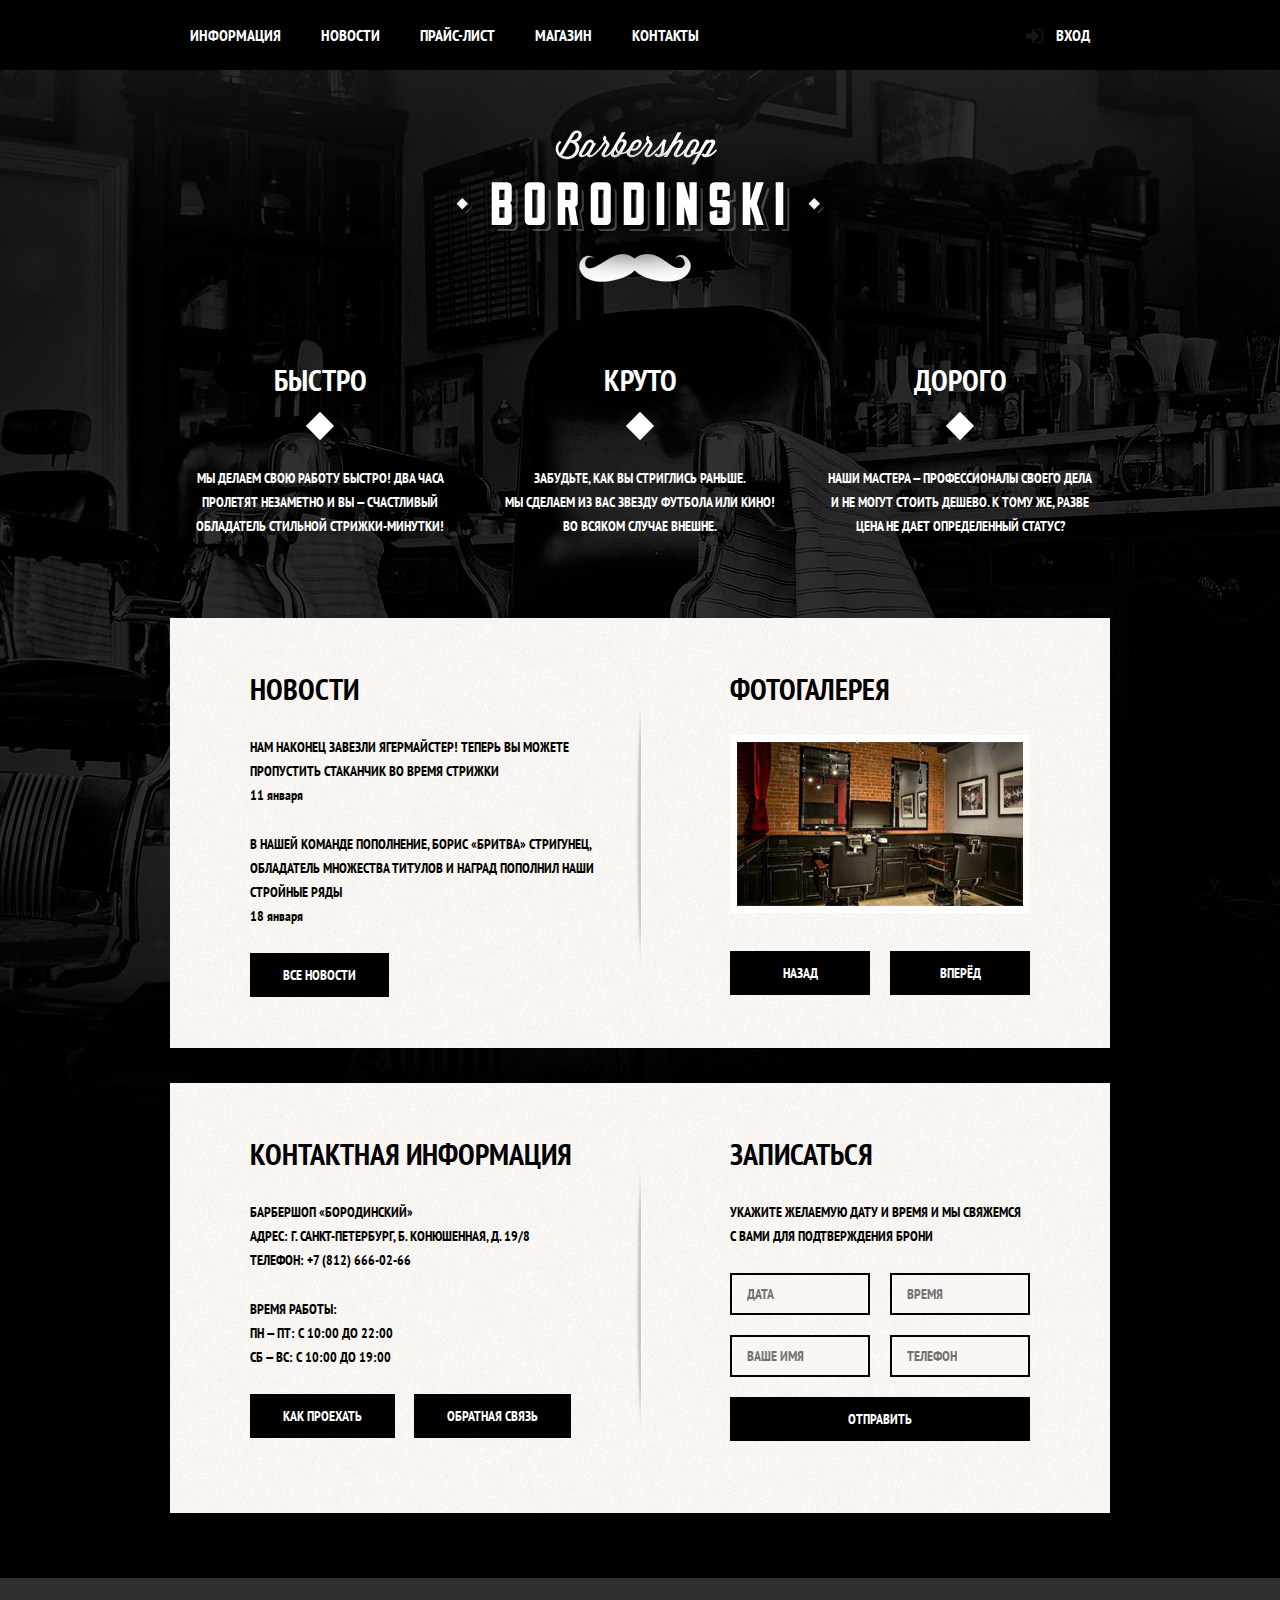
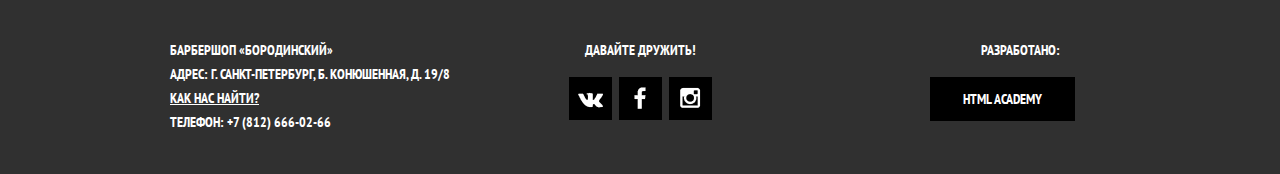
<file: index.html>
<!DOCTYPE html>
<html lang="ru">
  <head>
    <meta charset="utf-8">
    <title>Барбершоп «Бородинский»</title>
    <link rel="stylesheet" href="https://fonts.googleapis.com/css?family=PT+Sans+Narrow:400,700&amp;subset=latin,cyrillic">
    <link rel="stylesheet" href="css/normalize.css">
    <link rel="stylesheet" type="text/css" href="css/style.css">
  </head>
  <body>
    <header class="main-header">
      <div class="container clearfix">
        <nav class="main-navigation">
          <ul>
            <li>
              <a href="#">Информация</a>
            </li>
            <li>
              <a href="#">Новости</a>
            </li>
            <li>
              <a href="price.html">Прайс-лист</a>
            </li>
            <li>
              <a href="#">Магазин</a>
            </li>
            <li>
              <a href="#">Контакты</a>
            </li>
          </ul>
        </nav>
        <div class="user-block">
          <a class="login" href="#">Вход</a>
        </div>
      </div>
    </header>
    <main class="container">
      <div class="index-logo">
        <img src="img/borodinsky-logo.png" width="368" height="204" alt="Барбершоп «Бородинский»">
      </div>
      <section class="features clearfix">
        <div class="features-item">
          <b class="features-name">Быстро</b>
          <p>Мы делаем свою работу быстро! Два часа пролетят незаметно и вы — счастливый обладатель стильной стрижки-минутки!</p>
        </div>
        <div class="features-item">
          <b class="features-name">Круто</b>
          <p>Забудьте, как вы стриглись раньше. Мы сделаем из вас звезду футбола или кино! Во всяком случае внешне.</p>
        </div>
        <div class="features-item">
          <b class="features-name">Дорого</b>
          <p>Наши мастера — профессионалы своего дела и не могут стоить дешево. К тому же, разве цена не дает определенный статус?</p>
        </div>
      </section>
      <div class="index-content clearfix">
        <div class="index-content-left">
          <h2 class="index-content-title">Новости</h2>
          <ul class="news-preview">
            <li>
              <p>Нам наконец завезли Ягермайстер! Теперь вы можете пропустить стаканчик во время стрижки</p>
              <time datetime="2016-01-11">11 января</time>
            </li>
            <li>
              <p>В нашей команде пополнение, Борис «Бритва» Стригунец, обладатель множества титулов и наград пополнил наши стройные ряды</p>
              <time datetime="2016-01-18">18 января</time>
            </li>
          </ul>
          <a class="btn" href="#">Все новости</a>
        </div>
        <div class="index-content-right">
          <h2 class="index-content-title">Фотогалерея</h2>
          <div class="gallery">
            <figure class="gallery-content">
              <img src="img/photo-1.jpg" width="286" height="164" alt="">
            </figure>
            <button class="btn gallery-prev" type="button">Назад</button>
            <button class="btn gallery-next" type="button">Вперёд</button>
          </div>
        </div>
      </div>
      <div class="index-content clearfix">
        <div class="index-content-left">
          <h2 class="index-content-title">Контактная информация</h2>
          <p>
            Барбершоп «Бородинский»<br>
            Адрес: г. Санкт-Петербург, Б. Конюшенная, д. 19/8<br>
            Телефон: +7 (812) 666-02-66
          </p>
          <p>
            Время работы:<br>
            пн — пт: с 10:00 до 22:00<br>
            сб — вс: с 10:00 до 19:00
          </p>
          <a class="btn js-open-map" href="#">Как проехать</a>
          <a class="btn" href="#">Обратная связь</a>
        </div>
        <div class="index-content-right">
          <h2 class="index-content-title">Записаться</h2>
          <p>Укажите желаемую дату и время и мы свяжемся с вами для подтверждения брони</p>
          <form class="appointment-form" action="https://echo.htmlacademy.ru" method="post">
            <input type="text" name="date" value="" placeholder="Дата">
            <input type="text" name="time" value="" placeholder="Время">
            <input type="text" name="name" value="" placeholder="Ваше имя">
            <input type="tel" name="phone" value="" placeholder="Телефон">
            <button class="btn" type="submit">Отправить</button>
          </form>
        </div>
      </div>
    </main>
    <footer class="main-footer">
      <div class="container clearfix">
        <section class="footer-contacts">
          Барбершоп «Бородинский»<br>
          Адрес: г. Санкт-Петербург, Б. Конюшенная, д. 19/8<br>
          <a href="#">Как нас найти?</a><br>
          Телефон: +7 (812) 666-02-66
        </section>
        <section class="footer-social">
          <p>Давайте дружить!</p>
          <a class="social-btn social-btn-vk" href="#">Вконтакте</a>
          <a class="social-btn social-btn-fb" href="#">Фейсбук</a>
          <a class="social-btn social-btn-inst" href="#">Инстаграм</a>
        </section>
        <section class="footer-copyright">
          <p>Разработано:</p>
          <a class="btn" href="https://htmlacademy.ru">HTML Academy</a>
        </section>
      </div>
    </footer>
    <div class="modal-content">
      <button class="modal-content-close" type="button" title="Закрыть"></button>
      <h2 class="modal-content-title">Личный кабинет</h2>
      <p class="login-description">Введите свой логин и пароль</p>
      <form class="login-form" action="https://echo.htmlacademy.ru" method="post">  
          <input class="icon-user" type="text" id="user-name" name="login" placeholder="Логин">
          
          <input class="icon-password" type="password" id="password" name="password" placeholder="Пароль">
          <label class="login-checkbox">
            <input type="checkbox" name="remember">
            <span class="checkbox-indicator"></span>
          Запомните меня
          </label>
          <a href="#" class="restore">Я забыл пароль!</a>
          <button type="submit" class="btn">Войти</button>
        </form>
      </div>
      <div class="modal-content-map">
      <button class="modal-content-close" type="button" title="Закрыть">Закрыть</button>
      <iframe src="https://www.google.com/maps/embed?pb=!1m18!1m12!1m3!1d1998.6037999040354!2d30.322010416394033!3d59.938716271971415!2m3!1f0!2f0!3f0!3m2!1i1024!2i768!4f13.1!3m3!1m2!1s0x4696310fca5ba729%3A0xea9c53d4493c879f!2sBolshaya+Konyushennaya+ul.%2C+19%2C+Sankt-Peterburg%2C+Russia%2C+191186!5e0!3m2!1sen!2s!4v1441888483426" width="766" height="561" frameborder="0" style="border:0" allowfullscreen></iframe>
      <div id="yandex-map"></div>
      </div>
      <script>
        var link = document.querySelector(".login");

        var popup = document.querySelector(".modal-content");

        var close = popup.querySelector(".modal-content-close");

        var form = popup.querySelector("form");

        var login = popup.querySelector("[name=login]");

        var password = popup.querySelector("[name=password]");

        var storage = localStorage.getItem("login");

        link.addEventListener("click", function (event) {
          event.preventDefault();
          popup.classList.add("modal-content-show");

          if (storage) {
            login.value = storage;
          } else {
            login.focus();
          }

          login.focus();
        });
        
        close.addEventListener("click", function (event) {
          event.preventDefault();
          popup.classList.remove("modal-content-show"); 
          popup.classList.remove("modal-error");
        });

        form.addEventListener("submit", function (event) {
          if (!login.value || !password.value) {

            event.preventDefault();
            popup.classList.remove("modal-error");
            popup.offsetWidth = popup.offsetWidth;
            popup.classList.add("modal-error");
          } else {
            localStorage.setItem("login", login.value);
          }
        });

        window.addEventListener("keydown", function(event) {
          if (event.keyCode === 27) {
            if (popup.classList.contains("modal-content-show")) {
              popup.classList.remove("modal-content-show");
              popup.classList.remove("modal-error");
            }
          }
        });

        var mapOpen = document.querySelector(".js-open-map");

        var mapPopup = document.querySelector(".modal-content-map");

        var mapClose = mapPopup.querySelector(".modal-content-close");

        mapOpen.addEventListener("click", function(event) {
          event.preventDefault();
          mapPopup.classList.add("modal-content-show");
        });

        mapClose.addEventListener("click", function(event) {
          event.preventDefault();
          mapPopup.classList.remove("modal-content-show");
        });

        window.addEventListener("keydown", function(event) {
          if (event.keyCode === 27) {
            if (mapPopup.classList.contains("modal-content-show")) {
              mapPopup.classList.remove("modal-content-show");
            }
          }
        });
      </script>
    </body>
  </html>
</file>
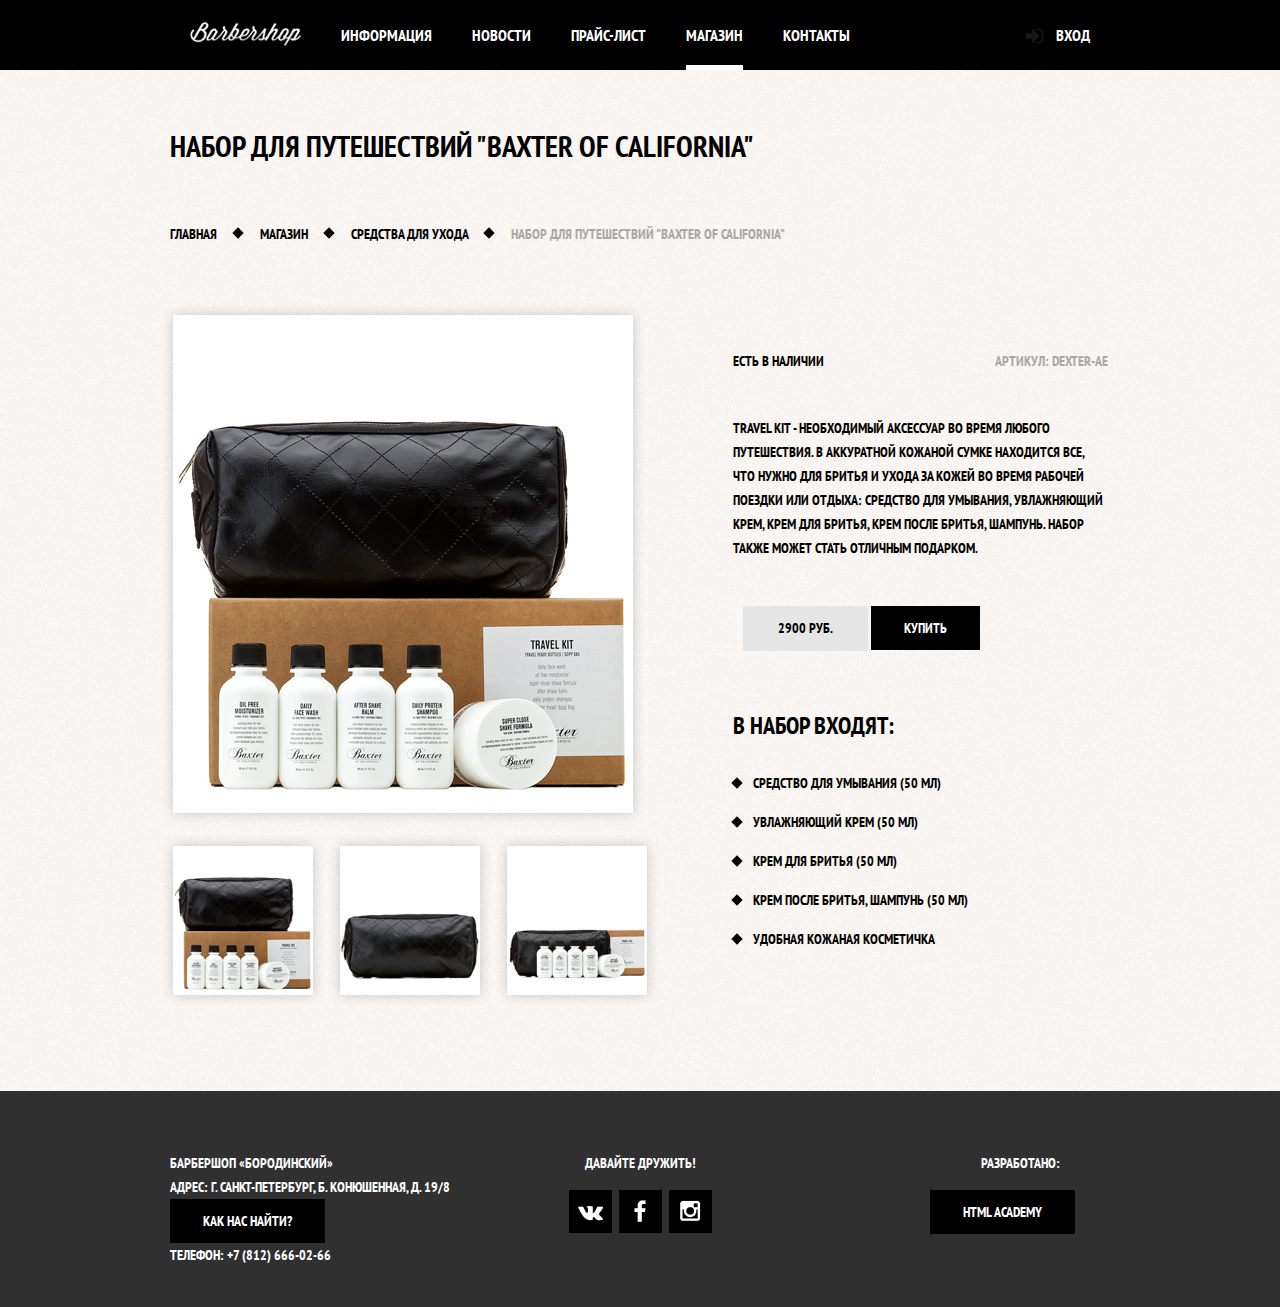
<file: item.html>
<!DOCTYPE html>
<html lang="ru">
  <head>
    <meta charset="utf-8">
    <title>Барбершоп «Бородинский»</title>
    <link rel="stylesheet" href="https://fonts.googleapis.com/css?family=PT+Sans+Narrow:400,700&amp;subset=latin,cyrillic">
    <link rel="stylesheet" href="css/normalize.css">
    <link rel="stylesheet" type="text/css" href="css/style.css">
  </head>
  <body class="inner-page">
    <header class="main-header">
      <div class="container clearfix">
        <nav class="main-navigation">
          <a class="logo-inner" href="index.html">
            <img src="img/inner-logo.png" width="111" height="24" alt="Барбершоп «Бородинский»">
          </a>
          <ul>
            <li>
              <a href="#">Информация</a>
            </li>
            <li>
               <a href="#">Новости</a>
            </li>
            <li>
              <a href="price.html">Прайс-лист</a>
            </li>
            <li class="active">
              <a href="shop.html">Магазин</a>
            </li>
            <li>
              <a href="index.html#contacts">Контакты</a>
            </li>
          </ul>
        </nav>
        <div class="user-block">
          <a class="login" href="#">Вход</a>
        </div> 
      </div>
    </header>
    <main class="container">
      <div class="inner-page-title">
        <h1>Набор для путешествий "Baxter of California"</h1>
      </div>
        <ul class="breadcrumbs">
          <li>
            <a href="index.html">Главная</a>
          </li>
          <li>
            <a href="shop.html">Магазин</a>
          </li>
          <li>
            <a href="#">Средства для ухода</a>
          </li>
          <li class="current">Набор для путешествий "Baxter of California"</li>
        </ul>
        </ul>
        <div class="index-content-inner clearfix">
          <div class="index-content-inner-left">
            <img class="item-pic big-pic" src="img/pic-item-1.png" alt="Набор для путешествий Baxter-1" width="486" height="524">
            <img class="item-pic small-pic" src="img/pic-item-2.png" alt="Набор для путешествий Baxter-2" width="166" height="175">
            <img class="item-pic small-pic" src="img/pic-item-3.png" alt="Набор для путешествий Baxter-3" width="166" height="175">
            <img class="item-pic small-pic" src="img/pic-item-4.png" alt="Набор для путешествий Baxter-4" width="166" height="175">
          </div>
          <div class="index-content-inner-right">
            <div class="inner-content">
            <span class="item-availability">Есть в наличии</span>
            <span class="item-article">Артикул: DEXTER-AE</span>
            <section class="item-description">
              <p>Travel kit - необходимый аксессуар во время любого путешествия.
              В аккуратной кожаной сумке находится все, что нужно для бритья и ухода
              за кожей во время рабочей поездки или отдыха: средство для умывания,
              увлажняющий крем, крем для бритья, крем после бритья, шампунь.
              Набор также может стать отличным подарком.
              </p>
            </section>
            <div class="item-price">
              <span class="price-field">2900 руб.</span>
              <a href="#" class="btn">Купить</a>
            </div>
            <h2>В набор входят:</h2>
            <ul class="custom-list-1">
              <li>Средство для умывания (50 мл)</li>
              <li>Увлажняющий крем (50 мл)</li>
              <li>Крем для бритья (50 мл)</li>
              <li>Крем после бритья, шампунь (50 мл)</li>
              <li>Удобная кожаная косметичка</li>
            </ul>
           </div>
          </div>
          </main>
      <footer class="main-footer">
      <div class="container clearfix">
        <section class="footer-contacts">
          Барбершоп «Бородинский»<br>
          Адрес: г. Санкт-Петербург, Б. Конюшенная, д. 19/8<br>
          <a class="btn js-open-map" href="#">Как нас найти?</a><br>
          Телефон: +7 (812) 666-02-66
        </section>
        <section class="footer-social">
          <p>Давайте дружить!</p>
          <a class="social-btn social-btn-vk" href="#">Вконтакте</a>
          <a class="social-btn social-btn-fb" href="#">Фейсбук</a>
          <a class="social-btn social-btn-inst" href="#">Инстаграм</a>
        </section>
        <section class="footer-copyright">
          <p>Разработано:</p>
          <a class="btn" href="https://htmlacademy.ru">HTML Academy</a>
        </section>
      </div>
    </footer>
    <div class="modal-content">
      <button class="modal-content-close" type="button" title="Закрыть"></button>
      <h2 class="modal-content-title">Личный кабинет</h2>
      <p class="login-description">Введите свой логин и пароль</p>
      <form class="login-form" action="https://echo.htmlacademy.ru" method="post">  
          <input class="icon-user" type="text" id="user-name" name="login" placeholder="Логин">
          
          <input class="icon-password" type="password" id="password" name="password" placeholder="Пароль">
          <label class="login-checkbox">
            <input type="checkbox" name="remember">
            <span class="checkbox-indicator"></span>
          Запомните меня
          </label>
          <a href="#" class="restore">Я забыл пароль!</a>
          <button type="submit" class="btn">Войти</button>
        </form>
      </div>
      <div class="modal-content-map">
      <button class="modal-content-close" type="button" title="Закрыть">Закрыть</button>
      <iframe src="https://www.google.com/maps/embed?pb=!1m18!1m12!1m3!1d1998.6037999040354!2d30.322010416394033!3d59.938716271971415!2m3!1f0!2f0!3f0!3m2!1i1024!2i768!4f13.1!3m3!1m2!1s0x4696310fca5ba729%3A0xea9c53d4493c879f!2sBolshaya+Konyushennaya+ul.%2C+19%2C+Sankt-Peterburg%2C+Russia%2C+191186!5e0!3m2!1sen!2s!4v1441888483426" width="766" height="561" frameborder="0" style="border:0" allowfullscreen></iframe>
      <div id="yandex-map"></div>
      </div>
      <script>
        var link = document.querySelector(".login");

        var popup = document.querySelector(".modal-content");

        var close = popup.querySelector(".modal-content-close");

        var form = popup.querySelector("form");

        var login = popup.querySelector("[name=login]");

        var password = popup.querySelector("[name=password]");

        var storage = localStorage.getItem("login");

        link.addEventListener("click", function (event) {
          event.preventDefault();
          popup.classList.add("modal-content-show");

          if (storage) {
            login.value = storage;
          } else {
            login.focus();
          }

          login.focus();
        });
        
        close.addEventListener("click", function (event) {
          event.preventDefault();
          popup.classList.remove("modal-content-show"); 
          popup.classList.remove("modal-error");
        });

        form.addEventListener("submit", function (event) {
          if (!login.value || !password.value) {

            event.preventDefault();
            popup.classList.remove("modal-error");
            popup.offsetWidth = popup.offsetWidth;
            popup.classList.add("modal-error");
          } else {
            localStorage.setItem("login", login.value);
          }
        });

        window.addEventListener("keydown", function(event) {
          if (event.keyCode === 27) {
            if (popup.classList.contains("modal-content-show")) {
              popup.classList.remove("modal-content-show");
              popup.classList.remove("modal-error");
            }
          }
        });

        var mapOpen = document.querySelector(".js-open-map");

        var mapPopup = document.querySelector(".modal-content-map");

        var mapClose = mapPopup.querySelector(".modal-content-close");

        mapOpen.addEventListener("click", function(event) {
          event.preventDefault();
          mapPopup.classList.add("modal-content-show");
        });

        mapClose.addEventListener("click", function(event) {
          event.preventDefault();
          mapPopup.classList.remove("modal-content-show");
        });

        window.addEventListener("keydown", function(event) {
          if (event.keyCode === 27) {
            if (mapPopup.classList.contains("modal-content-show")) {
              mapPopup.classList.remove("modal-content-show");
            }
          }
        });
      </script>
    </body>
  </html>
</file>
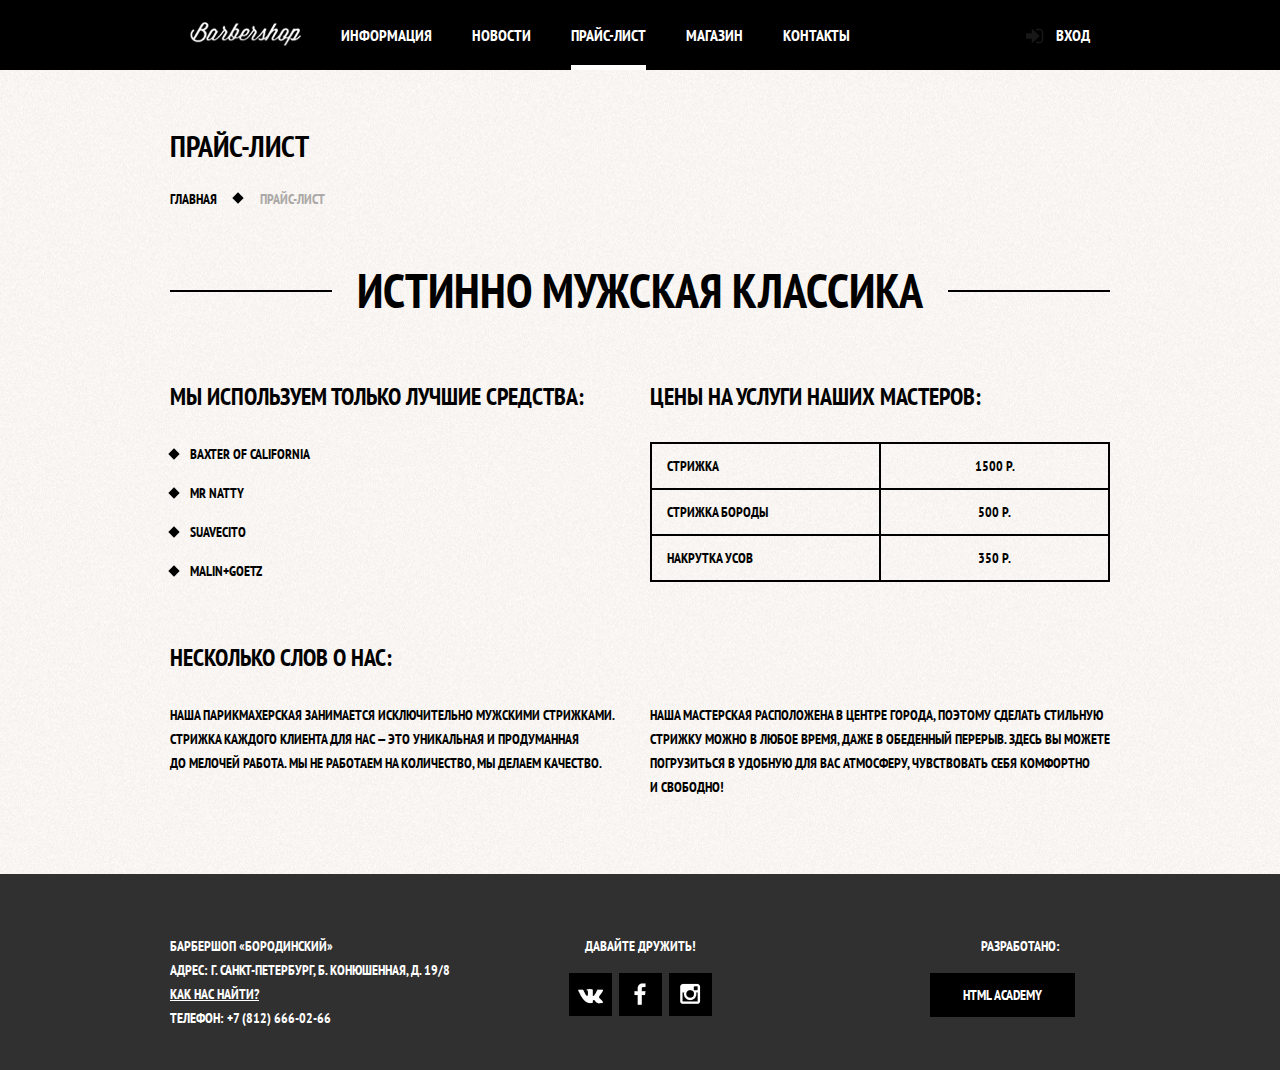
<file: price.html>
<!DOCTYPE html>
<html lang="ru">
  <head>
    <meta charset="utf-8">
    <title>Барбершоп «Бородинский»</title>
    <link rel="stylesheet" href="https://fonts.googleapis.com/css?family=PT+Sans+Narrow:400,700&amp;subset=latin,cyrillic">
    <link rel="stylesheet" href="css/normalize.css">
    <link rel="stylesheet" type="text/css" href="css/style.css">
  </head>
  <body class="inner-page">
    <header class="main-header">
      <div class="container clearfix">
        <nav class="main-navigation">
          <a class="logo-inner" href="index.html">
            <img src="img/inner-logo.png" width="111" height="24" alt="Барбершоп «Бородинский»">
          </a>
          <ul>
            <li>
              <a href="#">Информация</a>
            </li>
            <li>
              <a href="#">Новости</a>
            </li>
            <li class="active">
              <span>Прайс-лист</span>
            </li>
            <li>
              <a href="shop.html">Магазин</a>
            </li>
            <li>
              <a href="index.html#contacts">Контакты</a>
            </li>
          </ul>
        </nav>
        <div class="user-block">
          <a class="login" href="#">Вход</a>
        </div>
      </div>
    </header>
    <main class="container">
      <div class="inner-page-title">
        <h1>Прайс-лист</h1>
        <ul class="breadcrumbs">
          <li>
            <a href="index.html">Главная</a>
          </li>
          <li class="current">Прайс-лист</li>
        </ul>
      </div>
      <div class="inner-content">
        <div class="big-heading">
          <h2>Истинно мужская классика</h2>
        </div>
        <div class="inner-columns clearfix">
          <div class="inner-column-left">
            <h2>Мы используем только лучшие средства:</h2>
            <ul class="custom-list-1">
              <li>Baxter of California</li>
              <li>Mr Natty</li>
              <li>Suavecito</li>
              <li>Malin+Goetz</li>
            </ul>
          </div>
          <div class="inner-column-right">    
            <h2>Цены на услуги наших мастеров:</h2>
            <table class="prices-table">
              <tr>
                <td>Стрижка</td>
                <td>1500 р.</td>
              </tr>
              <tr>
                <td>Стрижка бороды</td>
                <td>500 р.</td>
              </tr>
              <tr>
                <td>Накрутка усов</td>
                <td>350 р.</td>
              </tr>
            </table> 
          </div>
        </div>
        <div class="inner-columns clearfix"> 
          <h2>Несколько слов о нас:</h2>
          <div class="inner-column-left">
            <p>Наша парикмахерская занимается исключительно мужскими стрижками. Стрижка каждого клиента для нас — это уникальная и продуманная до мелочей работа. Мы не работаем на количество, мы делаем качество.</p>
          </div>
          <div class="inner-column-right">
            <p>Наша мастерская расположена в центре города, поэтому сделать стильную стрижку можно в любое время, даже в обеденный перерыв. Здесь вы можете погрузиться в удобную для вас атмосферу, чувствовать себя комфортно и свободно!</p>
          </div>
        </div>
      </main>
      <footer class="main-footer">
      <div class="container clearfix">
        <section class="footer-contacts">
          Барбершоп «Бородинский»<br>
          Адрес: г. Санкт-Петербург, Б. Конюшенная, д. 19/8<br>
          <a href="#">Как нас найти?</a><br>
          Телефон: +7 (812) 666-02-66
        </section>
        <section class="footer-social">
          <p>Давайте дружить!</p>
          <a class="social-btn social-btn-vk" href="#">Вконтакте</a>
          <a class="social-btn social-btn-fb" href="#">Фейсбук</a>
          <a class="social-btn social-btn-inst" href="#">Инстаграм</a>
        </section>
        <section class="footer-copyright">
          <p>Разработано:</p>
          <a class="btn" href="https://htmlacademy.ru">HTML Academy</a>
        </section>
      </div>
    </footer>
  </body>
</html>
</file>
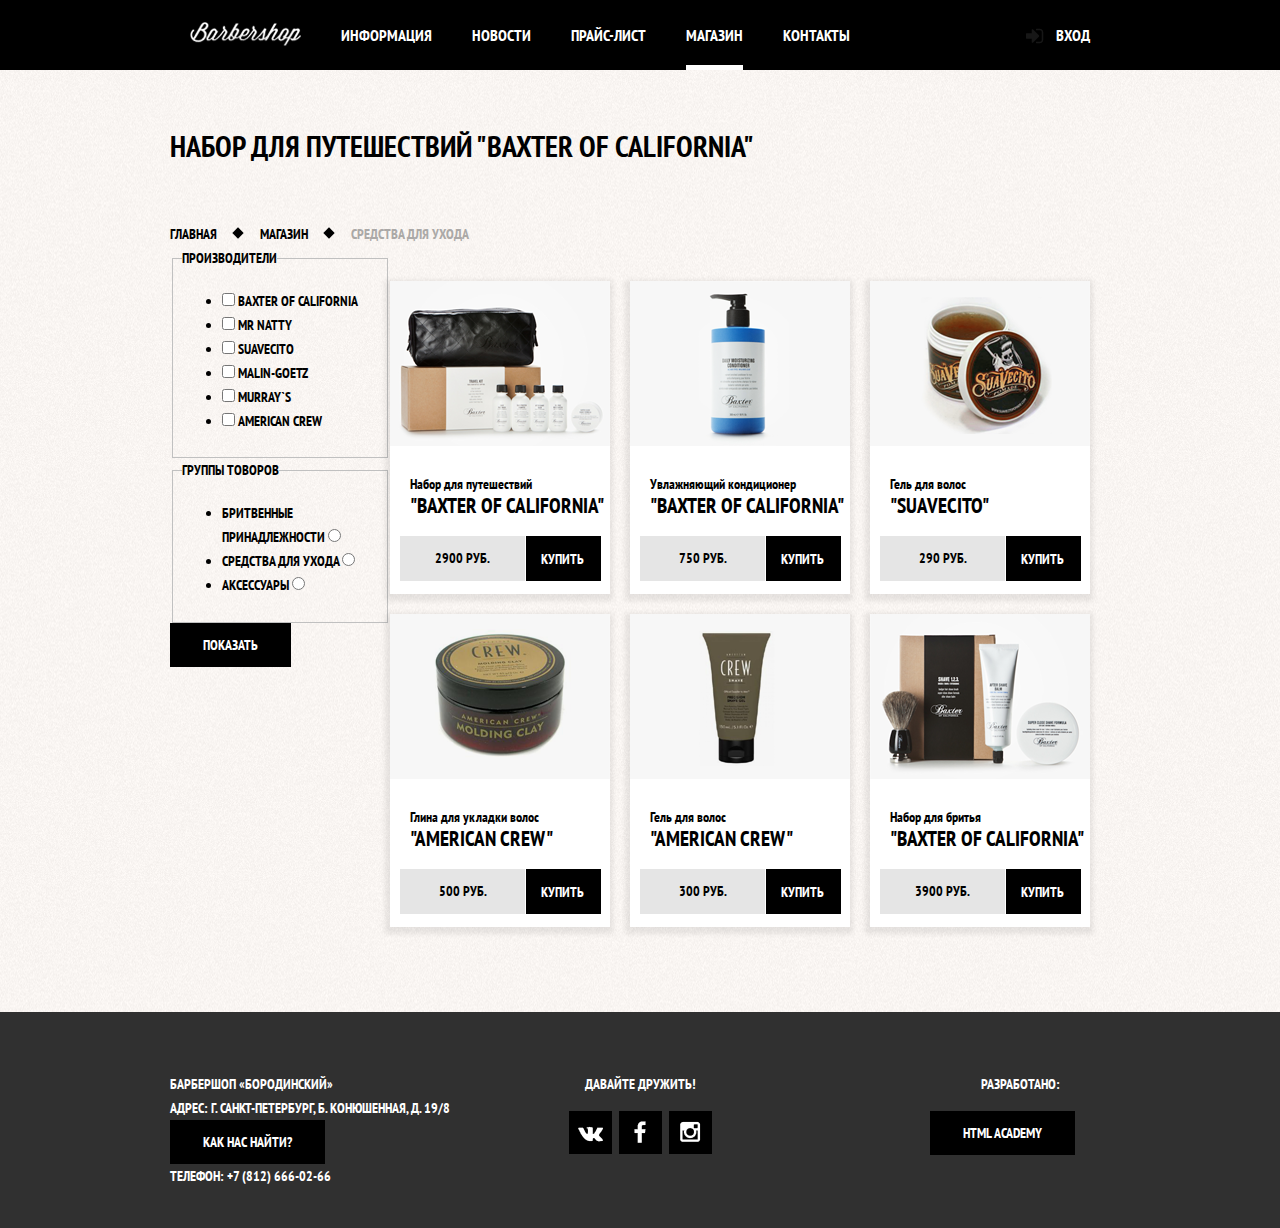
<file: shop.html>
<!DOCTYPE html>
<html lang="ru">
  <head>
    <meta charset="utf-8">
    <title>Барбершоп «Бородинский»</title>
    <link rel="stylesheet" href="https://fonts.googleapis.com/css?family=PT+Sans+Narrow:400,700&amp;subset=latin,cyrillic">
    <link rel="stylesheet" href="css/normalize.css">
    <link rel="stylesheet" type="text/css" href="css/style.css">
  </head>
  <body class="inner-page">
    <header class="main-header">
      <div class="container clearfix">
        <nav class="main-navigation">
          <a class="logo-inner" href="index.html">
            <img src="img/inner-logo.png" width="111" height="24" alt="Барбершоп «Бородинский»">
          </a>
          <ul>
            <li>
              <a href="#">Информация</a>
            </li>
            <li>
               <a href="#">Новости</a>
            </li>
            <li>
              <a href="price.html">Прайс-лист</a>
            </li>
            <li class="active">
              <a href="shop.html">Магазин</a>
            </li>
            <li>
              <a href="index.html#contacts">Контакты</a>
            </li>
          </ul>
        </nav>
        <div class="user-block">
          <a class="login" href="#">Вход</a>
        </div> 
      </div>
    </header>
  <main class="container clearfix">
    <div class="inner-page-title">
      <h1>Набор для путешествий "Baxter of California"</h1>
    </div>
      <ul class="breadcrumbs">
        <li>
          <a href="index.html">Главная</a>
        </li>
        <li>
          <a href="shop.html">Магазин</a>
        </li>
        <li class="current">
          Средства для ухода
        </li>
      </ul>
    <aside class="aside-filters">
    <form action="#" method="post">
      <fieldset>
        <legend>Производители</legend>
          <ul>
            <li>
              <div class="producers-checkbox">
              <input type="checkbox" id="Baxter" name="Baxter" value="Baxter of California">
              <label for="Baxter">Baxter of California</label>
              </div>
  	        </li>
            <li>
              <div class="producers-checkbox">
              <input type="checkbox" id="Mr Natty" name="Mr Natty" value="Mr Natty">
              <label for="Mr Natty">Mr Natty</label>
              </div>
  	        </li>
            <li>
              <div class="producers-checkbox">
              <input type="checkbox" id="Suavecito" name="Suavecito" value="Suavecito">
              <label for="Suavecito">Suavecito</label>
              </div>
  	        </li>
            <li>
              <div class="producers-checkbox">
              <input type="checkbox" id="Malin-Goetz" name="Malin-Goetz" value="Malin-Goetz">
              <label for="Malin-Goetz">Malin-Goetz</label>
              </div>
  	        </li>
            <li>
              <div class="producers-checkbox">
              <input type="checkbox" id="Murray`s" name="Murray`s" value="Murray`s">
              <label for="Murray`s">Murray`s</label>
              </div>
  	        </li>
            <li>
              <div class="producers-checkbox">
              <input type="checkbox" id="American Crew" name="American Crew" value="American Crew">
              <label for="American Crew">American Crew</label>
              </div>
  	        </li>
  	      </ul>
      </fieldset>
      <fieldset>
        <legend>Группы товоров</legend>
          <ul>
            <li>
              <div class="group-radio">
              <label for="shaver">Бритвенные принадлежности</label>
              <input type="radio" id="shaver" name="product-groups" value="shaver">
              </div>
            </li>
            <li>
              <div class="group-radio">
              <label for="care">Средства для ухода</label>
              <input type="radio" id="care" name="product-groups" value="care">
              </div>
            </li>
            <li>
              <div class="group-radio">
              <label for="accessories">Аксессуары</label>
              <input type="radio" id="accessories" name="product-groups" value="accessories">
              </div>
            </li>
  	      </ul>
      </fieldset>
  	  <a href="#" class="btn">Показать</a>
    </form>
  </aside>
<!--Field of items-->
  <div class="catalog-field">
<!--1-->
    <div class="catalog-item">
      <a href="#">
      <img src="img/catalog-item-1.png" class="item-pic" alt="Набор для путешествий Baxter-of-California" width="220" height="165">
      </a>
      <h2>
        <a class="catalog-item__name"><span class="item-category">Набор для путешествий</span>
        <span class="item-title">"Baxter of California"</span></a>
      </h2>
      <div class="item-price">
        <span class="price-field">2900 руб.</span>
        <a href="#" class="btn-shop">Купить</a>
      </div>
    </div>
<!--2-->
    <div class="catalog-item">
      <a href="#"><img src="img/catalog-item-2.png" class="item-pic" alt="Увлажняющий кондиционер Baxter-of-California" width="220" height="165"></a>
      <h2>
        <a class="catalog-item__name"><span class="item-category">Увлажняющий кондиционер</span>
        <span class="item-title">"Baxter of California"</span></a>
      </h2>
      <div class="item-price">
        <span class="price-field">750 руб.</span>
        <a href="#" class="btn-shop">Купить</a>
      </div>
    </div>
<!--3-->
    <div class="catalog-item">
      <a href="#"><img src="img/catalog-item-3.png" class="item-pic" alt="Гель для волос Suavecito" width="220" height="165"></a>
      <h2>
        <a class="catalog-item__name"><span class="item-category">Гель для волос</span>
        <span class="item-title">"Suavecito"</span></a>
      </h2>
      <div class="item-price">
        <span class="price-field">290 руб.</span>
        <a href="#" class="btn-shop">Купить</a>
      </div>
    </div>
<!--4-->
    <div class="catalog-item">
      <a href="#"><img src="img/catalog-item-4.png" class="item-pic" alt="Глина для укладки волос American Crew" width="220" height="165"></a>
      <h2>
        <a class="catalog-item__name"><span class="item-category">Глина для укладки волос</span>
        <span class="item-title">"American Crew"</span></a>
      </h2>
      <div class="item-price">
        <span class="price-field">500 руб.</span>
        <a href="#" class="btn-shop">Купить</a>
      </div>
    </div>
<!--5-->
    <div class="catalog-item">
      <a href="#"><img src="img/catalog-item-5.png" class="item-pic" alt="Гель для волос American Crew" width="220" height="165"></a>
      <h2>
        <a class="catalog-item__name"><span class="item-category">Гель для волос</span>
        <span class="item-title">"American Crew"</span></a>
      </h2>
      <div class="item-price">
        <span class="price-field">300 руб.</span>
        <a href="#" class="btn-shop">Купить</a>
      </div>
    </div>
<!--6-->
    <div class="catalog-item">
      <a href="#"><img src="img/catalog-item-6.png" class="item-pic" alt="Набор для бритья Baxter-of-California" width="220" height="165"></a>
      <h2>
        <a class="catalog-item__name"><span class="item-category">Набор для бритья</span>
        <span class="item-title">"Baxter of California"</span></a>
      </h2>
      <div class="item-price">
        <span class="price-field">3900 руб.</span>
        <a href="#" class="btn-shop">Купить</a>
      </div>
    </div>
  </div>
<!--Paginator
  <div class="paginator">
    <a href="#1">1</a>
    <a href="#2">2</a>
    <a href="#3">3</a>
    <a href="#4">4</a>
  </div>-->
  </main>
  <footer class="main-footer">
      <div class="container clearfix">
        <section class="footer-contacts">
          Барбершоп «Бородинский»<br>
          Адрес: г. Санкт-Петербург, Б. Конюшенная, д. 19/8<br>
          <a class="btn js-open-map" href="#">Как нас найти?</a><br>
          Телефон: +7 (812) 666-02-66
        </section>
        <section class="footer-social">
          <p>Давайте дружить!</p>
          <a class="social-btn social-btn-vk" href="#">Вконтакте</a>
          <a class="social-btn social-btn-fb" href="#">Фейсбук</a>
          <a class="social-btn social-btn-inst" href="#">Инстаграм</a>
        </section>
        <section class="footer-copyright">
          <p>Разработано:</p>
          <a class="btn" href="https://htmlacademy.ru">HTML Academy</a>
        </section>
      </div>
    </footer>
    <div class="modal-content">
      <button class="modal-content-close" type="button" title="Закрыть"></button>
      <h2 class="modal-content-title">Личный кабинет</h2>
      <p class="login-description">Введите свой логин и пароль</p>
      <form class="login-form" action="https://echo.htmlacademy.ru" method="post">  
          <input class="icon-user" type="text" id="user-name" name="login" placeholder="Логин">
          
          <input class="icon-password" type="password" id="password" name="password" placeholder="Пароль">
          <label class="login-checkbox">
            <input type="checkbox" name="remember">
            <span class="checkbox-indicator"></span>
          Запомните меня
          </label>
          <a href="#" class="restore">Я забыл пароль!</a>
          <button type="submit" class="btn">Войти</button>
        </form>
      </div>
      <div class="modal-content-map">
      <button class="modal-content-close" type="button" title="Закрыть">Закрыть</button>
      <iframe src="https://www.google.com/maps/embed?pb=!1m18!1m12!1m3!1d1998.6037999040354!2d30.322010416394033!3d59.938716271971415!2m3!1f0!2f0!3f0!3m2!1i1024!2i768!4f13.1!3m3!1m2!1s0x4696310fca5ba729%3A0xea9c53d4493c879f!2sBolshaya+Konyushennaya+ul.%2C+19%2C+Sankt-Peterburg%2C+Russia%2C+191186!5e0!3m2!1sen!2s!4v1441888483426" width="766" height="561" frameborder="0" style="border:0" allowfullscreen></iframe>
      <div id="yandex-map"></div>
      </div>
      <script>
        var link = document.querySelector(".login");

        var popup = document.querySelector(".modal-content");

        var close = popup.querySelector(".modal-content-close");

        var form = popup.querySelector("form");

        var login = popup.querySelector("[name=login]");

        var password = popup.querySelector("[name=password]");

        var storage = localStorage.getItem("login");

        link.addEventListener("click", function (event) {
          event.preventDefault();
          popup.classList.add("modal-content-show");

          if (storage) {
            login.value = storage;
          } else {
            login.focus();
          }

          login.focus();
        });
        
        close.addEventListener("click", function (event) {
          event.preventDefault();
          popup.classList.remove("modal-content-show"); 
          popup.classList.remove("modal-error");
        });

        form.addEventListener("submit", function (event) {
          if (!login.value || !password.value) {

            event.preventDefault();
            popup.classList.remove("modal-error");
            popup.offsetWidth = popup.offsetWidth;
            popup.classList.add("modal-error");
          } else {
            localStorage.setItem("login", login.value);
          }
        });

        window.addEventListener("keydown", function(event) {
          if (event.keyCode === 27) {
            if (popup.classList.contains("modal-content-show")) {
              popup.classList.remove("modal-content-show");
              popup.classList.remove("modal-error");
            }
          }
        });

        var mapOpen = document.querySelector(".js-open-map");

        var mapPopup = document.querySelector(".modal-content-map");

        var mapClose = mapPopup.querySelector(".modal-content-close");

        mapOpen.addEventListener("click", function(event) {
          event.preventDefault();
          mapPopup.classList.add("modal-content-show");
        });

        mapClose.addEventListener("click", function(event) {
          event.preventDefault();
          mapPopup.classList.remove("modal-content-show");
        });

        window.addEventListener("keydown", function(event) {
          if (event.keyCode === 27) {
            if (mapPopup.classList.contains("modal-content-show")) {
              mapPopup.classList.remove("modal-content-show");
            }
          }
        });
      </script>
    </body>
  </html>
</file>
<file: css/style.css>
body {
  min-width: 960px;

  font-weight: 700;
  font-size: 14px;
  line-height: 24px;
  font-family: "PT Sans Narrow", "Arial", sans-serif;
  color: #ffffff;
  text-transform: uppercase;

  background: #000000 url("../img/body-bg.jpg") no-repeat center top;
}

.inner-page {
  color: #000;
  background: #f8f3f0 url("../img/pattern-white.jpg") repeat;
}

.clearfix::after {
  content: "";

  display: table;
  clear: both;
}

.container {
  width: 940px;
  margin: 0 auto;
  padding: 0 10px;
}

.main-header {
  margin-bottom: 60px;
  
  color: #ffffff;
  
  background-color: #000000;
}

.inner-page .main-header {
  margin-bottom: 55px;
}

.main-navigation {
  float: left;
  width: 780px;
}

.main-navigation ul {
  margin: 0;
  padding: 0;

  list-style: none;
  font-size: 0;
}

.main-navigation li {
  display: inline-block;

  font-size: 16px;
  line-height: 20px;
  vertical-align: top;
}

.main-navigation a {
  display: block;
  padding: 25px 20px;
  
  color: #ffffff;
  text-decoration: none;
}

.main-navigation a:hover {
  background: #242424;
}

.main-navigation .logo-inner {
  float: left;
  width: 111px;
  height: 20px;
  padding-top: 22px;
}

.main-navigation .logo-inner img{
  width: 111px;
  height: 24px;
}

.main-navigation .logo-inner:hover {
  background: none;
}

.main-navigation .active {
  position: relative;

  background-color: none;
}

.main-navigation .active a:hover {
  background: none;
}

.main-navigation .active::after {
  content: "";
  position: absolute;
  right: 20px;
  bottom: 0;
  left: 20px;
  height: 5px;

  background-color: #ffffff;
}

.main-navigation .active span {
  display: block;
  padding: 25px 20px;
}

.user-block {
  float: right;
  max-width: 140px;
}

.login {
  position: relative;
  
  display: inline-block;
  padding: 25px 20px;
  padding-left: 50px;
  
  font-size: 16px;
  line-height: 20px;
  vertical-align: top;
  color: #ffffff;
  text-decoration: none;
}

.login:hover {
  background-color: #242424;
}

.login::before {
  content: "";
  position: absolute;
  top: 28px;
  left: 20px;

  width: 18px;
  height: 18px;

  background: url("../img/login.png") no-repeat;
  opacity: 0.3;
}

.login:hover::before {
  opacity: 1;
}

.index-logo {
  width: 368px;
  height: 204px;
  margin: 0 auto;
  margin-bottom: 25px;
}

.index-logo img {
  width: 368px;
  height: 204px;
}

.features {
  margin-bottom: 80px;
}

.features-item {
  float: left;
  width: 300px;
  margin-right: 20px;

  text-align: center;
}

.features-item:last-child {
  margin-right: 0;
}

.features-name {
  position: relative;

  display: block;
  margin-bottom: 30px;
  padding-bottom: 35px;

  font-size: 30px;
  line-height: 42px;
}

.features-item p {
  margin: 10px;
  margin-bottom: 0;
}

.features-name::after {
  content: "";
  position: absolute;
  bottom: 0;
  left: 50%;

  display: block;
  width: 20px;
  height: 20px;
  margin-left: -10px;

  background-color: #ffffff;
  transform: rotate(45deg);
}

.index-content {
  margin-bottom: 35px;
  padding: 50px 80px;

  color: #000000;

  background: url("../img/index-content-shadow.png") no-repeat center,
  #f8f5f2 url("../img/pattern-white.jpg");
}

.index-content-left {
  float: left;
  width: 380px;
  min-height: 330px;
}

.index-content-right {
  float: right;
  width: 300px;
  min-height: 330px;
}

.index-content-title {
  margin: 0;
  margin-bottom: 25px;

  font-size: 30px;
  line-height: 42px;
}

.index-content p {
  margin:  0;
  margin-bottom: 25px;
}

.index-content-inner {
  margin-left: -10px;
  margin-top: 56px;
}
.index-content-inner-left {
  float: left;
  width: 500px;
  min-height: 330px;
}

.index-content-inner-right {
  float: left;
  width: 375px;
  margin-left: 73px;
  margin-top: 47px;
  min-height: 330px;
}

.news-preview {
  margin: 0;
  padding: 0;
  padding-right: 35px;

  list-style: none;
}

.news-preview li {
  margin-bottom: 25px;
}

.news-preview p {
  margin-bottom: 0;
}

.news-preview time {
  text-transform: none;
}

.btn {
  display: inline-block;
  margin-right: 16px;
  padding: 10px 33px;

  font-weight: 700;
  font-size: 14px;
  line-height: 24px;
  font-family: "PT Sans Narrow", "Arial", sans-serif;
  vertical-align: top;
  text-align: center;
  color: #ffffff;
  text-transform: uppercase;
  text-decoration: none;
  
  background-color: #000000;
  border: none;
  cursor: pointer;
}
.btn-shop {
  display: inline-block;
    margin-right: -8px;
    padding-top: 11px;
    padding-bottom: 10px;
    font-weight: 700;
    font-size: 14px;
    line-height: 24px;
    font-family: "PT Sans Narrow", "Arial", sans-serif;
    vertical-align: top;
    text-align: center;
    color: #ffffff;
    text-transform: uppercase;
    text-decoration: none;
    background-color: #000000;
    border: none;
    cursor: pointer;
    padding-left: 15px;
    padding-right: 17px;
    margin-left: -2px;
}
.btn:hover,
.btn:active {
  background-color: #663d15;
}

.btn.disabled,
.btn:disabled {
  cursor: default;
  opacity: 0.5;
}

.btn.disabled:hover,
.btn:disabled:hover {
  background-color: #000000;
}
.btn-shop:hover,
.btn-shop:active {
  background-color: #663d15;
}
.gallery {
  position: relative;

  height: 260px;
}

.gallery-content {
  height: 164px;
  margin: 0;

  background-color: #cccccc;
  border: 7px solid #ffffff;
}

.gallery-content img {
  width: 286px;
  height: 164px;
}

.gallery .btn {
  position: absolute;
  bottom: 0;

  width: 140px;
  margin: 0;
}

.gallery-prev {
  left: 0;
}

.gallery-next {
  right: 0;
}

.appointment-form input {
  float: left;
  width: 106px;
  margin-right: 20px;
  margin-bottom: 20px;
  padding: 7px 15px;

  font-size: 14px;
  line-height: 24px;
  font-family: "PT Sans Narrow", "Arial", sans-serif;
  color: #000000;
  text-transform: uppercase;
  
  background-color: #f9f6f3;
  border: 2px solid #000000;
}

.appointment-form input:focus {
  border: 2px solid #663d15;
}

.appointment-form input:nth-child(2n) {
  margin-right: 0;
}

.appointment-form .btn {
  clear: both;
  width: 100%;
}

/* Стили внутренних страниц */

.inner-page-title {
  margin-bottom: 55px;
}

.inner-page-title h1 {
  margin: 0;
  margin-bottom: 20px;
  padding: 0;

  font-size: 30px;
  line-height: 42px;
}

.breadcrumbs {
  margin: 0;
  padding: 0;

  list-style: none;
}

.breadcrumbs li {
  position: relative;

  display: inline;
  padding-right: 40px;
}

.breadcrumbs li::after {
  content: "";
  position: absolute;
  top: 4px;
  right: 18px;

  width: 8px;
  height: 8px;

  background-color: #000000;
  transform: rotate(45deg);
}

.breadcrumbs a {
  color: #000000;
  text-decoration: none;
}

.breadcrumbs a:hover {
  text-decoration: underline;
}

.breadcrumbs .current {
  color: #aba9a7;
}

.breadcrumbs .current::after {
  display: none;
}

.main-footer {
  margin-top: 65px;
  padding-top: 60px;
  padding-bottom: 40px;

  color: #ffffff;

  background: #252525 url("../img/pattern-black.jpg");
}

/* Общие стили для контентных тегов */

.inner-content {
  margin-bottom: 75px;
}

.inner-content h2 {
  margin-top: 60px;
  margin-bottom: 30px;

  font-size: 24px;
  line-height: 30px;
}

.inner-content p {
  margin: 14px 0;
}

.inner-content table {
  border-collapse: collapse;
}

.inner-content td {
  padding: 10px 15px;

  border: 2px solid #000000;
}

/* Особые стили для контентных тегов */

.big-heading {
  margin-top: 55px;
  margin-bottom: 65px;

  text-align: center;
}

.big-heading h2 {
  position: relative;
  z-index: 2;
  
  display: inline-block;
  margin: 0;
  padding: 0 25px;

  font-size: 48px;
  line-height: 48px;
  text-align: center;
  
  background: #f8f3f0 url("../img/pattern-white.jpg") repeat;
}

.big-heading::after {
  content: "";
  position: relative;
  top: -25px;
  z-index: 1;

  display: block;

  border-bottom: 2px solid #000000;
}

.custom-list-1 {
  margin: 14px 0;
  padding: 0;

  list-style: none;
}

.custom-list-1 li {
  position: relative;

  margin-bottom: 15px;
  padding-left: 20px;
}

.custom-list-1 li::before {
  content: "";
  position: absolute;
  top: 8px;
  left: 0;

  width: 8px;
  height: 8px;

  background-color: #000000;
  transform: rotate(45deg);
}

.prices-table {
  width: 100%;
}

.prices-table td {
  width: 50%;
}

.prices-table td:last-child {
  text-align: center;
}

.short-text {
  padding-right: 80px;
}

.item-article {
  color: #aba9a7;
  float: right;
}

.item-description {
  margin-top: 43px;
  margin-bottom: 46px;
}

.price-field {
  display: inline-block;
  width: 105px;
  height: 25px;
  background-color: #e5e5e5;
  text-align: center;
  padding: 10px;
}

.small-pic {
  margin-right: -2px;
}
/* Колонки для контента */

.inner-columns {
  margin: 60px 0;
}

.inner-column-left,
.inner-column-right {
  width: 460px;
}

.inner-column-left {
  float: left;
}

.inner-column-right {
  float: right;
}

.inner-column-left *:first-child,
.inner-column-right *:first-child {
  margin-top: 0;
}

.inner-column-left *:last-child,
.inner-column-right *:last-child {
  margin-bottom: 0;
}
.aside-filters {
  float: left;
  width: 220px;
  height: 600px;


}
.catalog-field {
  margin-top: 35px;
}
.catalog-item {
  float: left;
  width: 220px;
  min-height: 300px;
  margin-right: 20px;
  margin-bottom: 20px;

  background-color: #fff;
  
        -webkit-box-shadow: -1px 3px 5px 4px rgba(0,0,0,0.08);
      -moz-box-shadow: -1px 3px 5px 4px rgba(0,0,0,0.08);
      box-shadow: -1px 3px 5px 4px rgba(0,0,0,0.08);
}
.catalog-item__name {
  display: block;
  margin-left: 20px;
}
.item-category {
  font-size: 14px;
  line-height: 18px;
  text-transform: none;
}
.item-title {
  display: block;
  text-transform: uppercase;
}
.item-price {
  margin-left: 10px;
  margin-bottom: 13px;
}
.footer-contacts {
  float: left;
  width: 320px;
  margin-right: 60px;
}

.footer-contacts a {
  color: #ffffff;
}

.footer-contacts a:hover {
  text-decoration: none;
}

.footer-social {
  float: left;
  width: 180px;
}

.footer-copyright {
  float: right;
  width: 180px;
}

.footer-social {
  float: left;
  width: 180px;

  text-align: center;
}

.footer-copyright {
  float: right;
  max-width: 180px;
}

.footer-social p {
  margin: 0;
  margin-bottom: 15px;
}

.social-btn {
  display: inline-block;
  width: 43px;
  height: 43px;
  margin: 0 2px;

  font-size: 0;
  vertical-align: top;
  text-decoration: none;

  background: #000000 url("../img/spritesheet.png") no-repeat center;
  
}

.social-btn:hover {
  background-color: #323232;
}

.social-btn-vk {

  background-position: -33px -36px;
}

.social-btn-fb {

  background-position: 5px 0px;
}

.social-btn-inst {

  background-position: -31px 0px;
}

.footer-copyright p {
  margin: 0;
  margin-bottom: 15px;

  text-align: center;
}

.footer-copyright .btn {
  margin-right: 0;
}

.footer-copyright .btn:hover {
  color: #000000;

  background-color: #ffffff;
}

/* Всплывающая форма */

@keyframes bounce {
  0%   {
    transform: translateY(-2000px);
  }
  70%  {
    transform: translateY(30px);
  }
  90%  {
    transform: translateY(-10px);
  }
  100% {
    transform: translateY(0);
  }
}

@keyframes shake {
  0%, 100% {
    transform: translateX(0);
  }
  10%, 30%, 50%, 70%, 90% {
    transform: translateX(-10px);
  }
  20%, 40%, 60%, 80% {
    transform: translateX(10px);
  }
}

.modal-content {
  position: absolute;
  top: 120px;
  left: 50%;

  display: none;
  width: 300px;
  margin-left: -230px;
  padding: 50px 80px;

  color: #000000;

  background: #f8f3f0 url("img/pattern-white.jpg");
  box-shadow: 0 30px 50px rgba(0, 0, 0, 0.7);
}

.modal-content-map {
  position: fixed;
  top: 50%;
  left: 50%;

  display: none;
  width: 766px;
  height: 561px;
  margin-top: -280px;
  margin-left: -390px;

  background: #e9e5dc url("img/map.png");
  border: 7px solid white;
  box-shadow: 0 30px 50px rgba(0, 0, 0, 0.7);
}

.modal-content-show {
  display: block;
  animation: bounce 0.6s;
}

.modal-error {
  animation: shake 0.6s;
}

.modal-content-close {
  position: absolute;
  top: 0;
  right: -34px;

  width: 22px;
  height: 22px;

  font-size: 0;

  background-color: transparent;
  border: 0;
  cursor: pointer;
}

.modal-content-close::before,
.modal-content-close::after {
  content: "";
  position: absolute;
  top: 10px;
  left: 2px;

  width: 19px;
  height: 3px;
  background-color: #d0d0d0;
  border-radius: 1px;
}

.modal-content-close::before {
  transform: rotate(45deg);
}

.modal-content-close::after {
  transform: rotate(-45deg);
}

.modal-content h2 {
  margin: 0;
  margin-bottom: 20px;

  font-size: 30px;
  line-height: 42px;
}

.modal-content p {
  margin: 0;
  margin-bottom: 14px;
}

.modal-content .login-form {
  margin-top: 30px;
  margin-bottom: 10px;
}

.login-form input[type="text"],
.login-form input[type="password"] {
  width: 236px;
  margin: 0;
  margin-bottom: 10px;
  padding: 10px 20px;
  padding-right: 40px;

  font-size: 14px;
  line-height: 24px;
  font-family: "PT Sans Narrow", "Arial", sans-serif;
  color: #000000;
  text-transform: uppercase;

  background-color: #f9f6f3;
  border: 2px solid #000000;
}

.login-form input:focus {
  border-color: #663d15;
}

.login-form input.icon-user {
  background-image: url("img/sprite.png");
  background-repeat: no-repeat;
  background-position: 100% -504px;
}

.login-form input.icon-password {
  background-image: url("img/sprite.png");
  background-repeat: no-repeat;
  background-position: 100% -45px;
}

.login-form .restore {
  float: right;

  color: #000000;
}

.login-form .btn {
  width: 100%;
  margin-top: 15px;
}

.login-checkbox input[type="checkbox"] {
  display: none;
}

.login-checkbox {
  position: relative;

  padding-left: 30px;

  cursor: pointer;
}

.login-checkbox:hover {
  color: #663d15;
}

.login-checkbox input[type="checkbox"] + .checkbox-indicator {
  position: absolute;
  top: -3px;
  left: 0;

  width: 17px;
  height: 17px;

  border: 2px solid #000000;
}

.login-checkbox input[type="checkbox"]:checked + .checkbox-indicator::before,
.login-checkbox input[type="checkbox"]:checked + .checkbox-indicator::after {
  content: "";
  position: absolute;
  top: 8px;
  left: 1px;

  width: 15px;
  height: 2px;

  background-color: #000000;
}

.login-checkbox input[type="checkbox"]:checked + .checkbox-indicator::before {
  transform: rotate(45deg);
}

.login-checkbox input[type="checkbox"]:checked + .checkbox-indicator::after {
  transform: rotate(-45deg);
}
</file>
